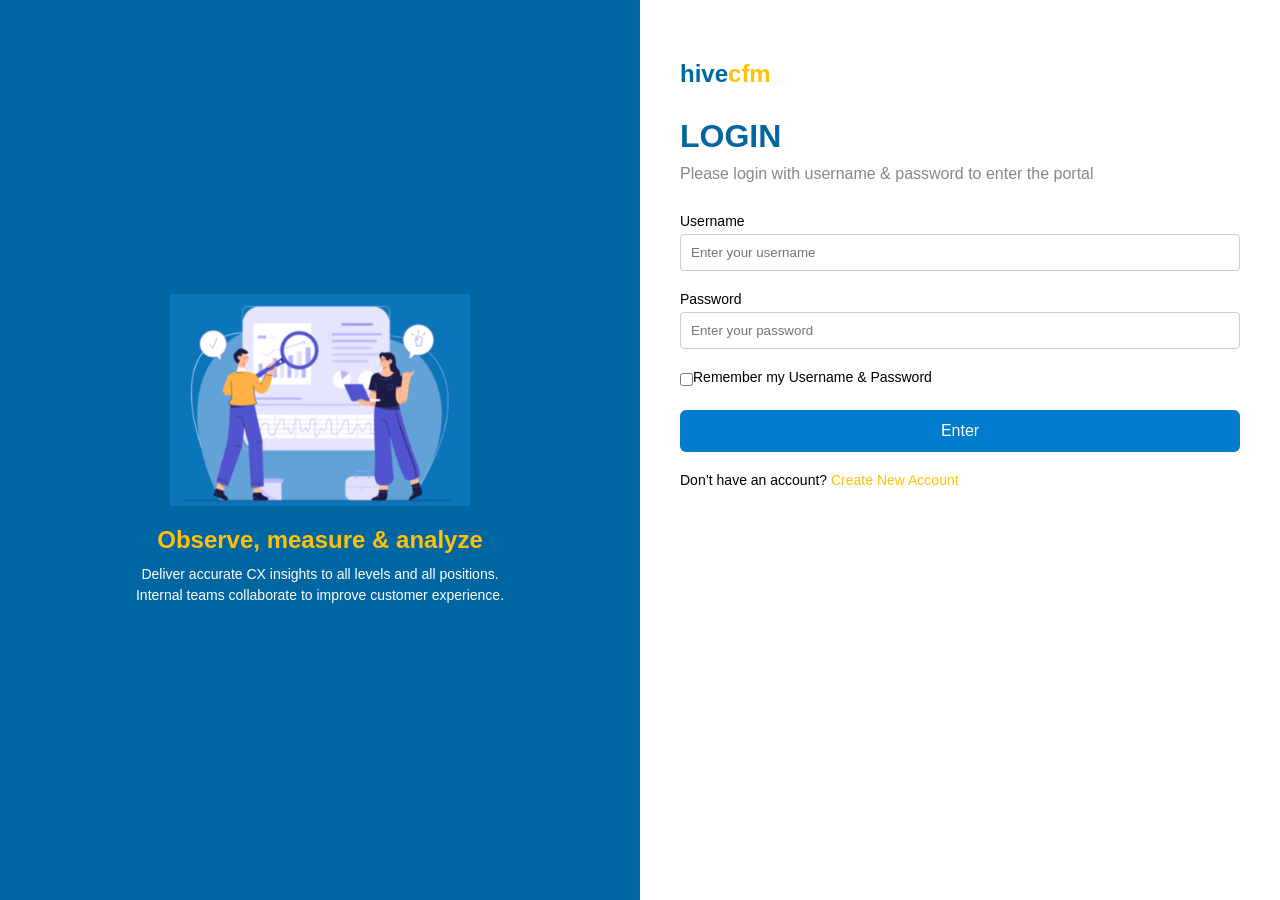
<file: UIweb/index.html>
<!DOCTYPE html>
<html lang="en">
<head>
  <meta charset="UTF-8" />
  <meta name="viewport" content="width=device-width, initial-scale=1.0"/>
  <title>Login | HiveCFM</title>
  <link rel="stylesheet" href="style.css"/>
</head>
<body>
  <div class="left-panel">
  <img src="figures.png" alt="People Illustration" class="illustration" />
  <h2>Observe, measure & analyze</h2>
  <p>
    Deliver accurate CX insights to all levels and all positions.<br>
    Internal teams collaborate to improve customer experience.
  </p>
</div>

    <div class="right-panel">
      <div class="logo">hive<span>cfm</span></div>
      <h1>LOGIN</h1>
      <p class="subtitle">Please login with username & password to enter the portal</p>
      
      <form>
        <label>Username</label>
        <input type="text" placeholder="Enter your username" required />

        <label>Password</label>
        <input type="password" placeholder="Enter your password" required />
        
        <div class="remember">
          <input type="checkbox" id="remember" />
          <label for="remember">Remember my Username & Password</label>
        </div>

        <button type="submit">Enter</button>
      </form>

      <p class="create-account">
        Don’t have an account? <a href="#">Create New Account</a>
      </p>
    </div>
  </div>
  <script>
  const form = document.querySelector("form");

  form.addEventListener("submit", function (e) {
    e.preventDefault(); 

    const username = form.elements[0].value;
    const password = form.elements[1].value;
    fetch("https://localhost:44363/API/User/Login", {
      method: "POST",
      headers: {
        "Content-Type": "application/json"
      },
      body: JSON.stringify({
        Email: username,
        Password: password
      })
    })
    .then(response => {
      if (!response.ok) {
        alert("Invalid username or password.");
        throw new Error(`HTTP error! Status: ${response.status}`);
      }
      return response.json();
    })
    .then(data => {
  // Save username for later (in dashboard.html)
  localStorage.setItem("username", username); 

  // Redirect to the dashboard
  window.location.href = "dashboard.html";
})
    .catch(error => {
      console.error("Login failed:", error);
    });

     if (username === Email && Password === password) {
       window.location.href = "dashboard.html";
     } else {
       alert("Invalid username or password.");
     }
  });
</script>


</body>
</html>
</file>
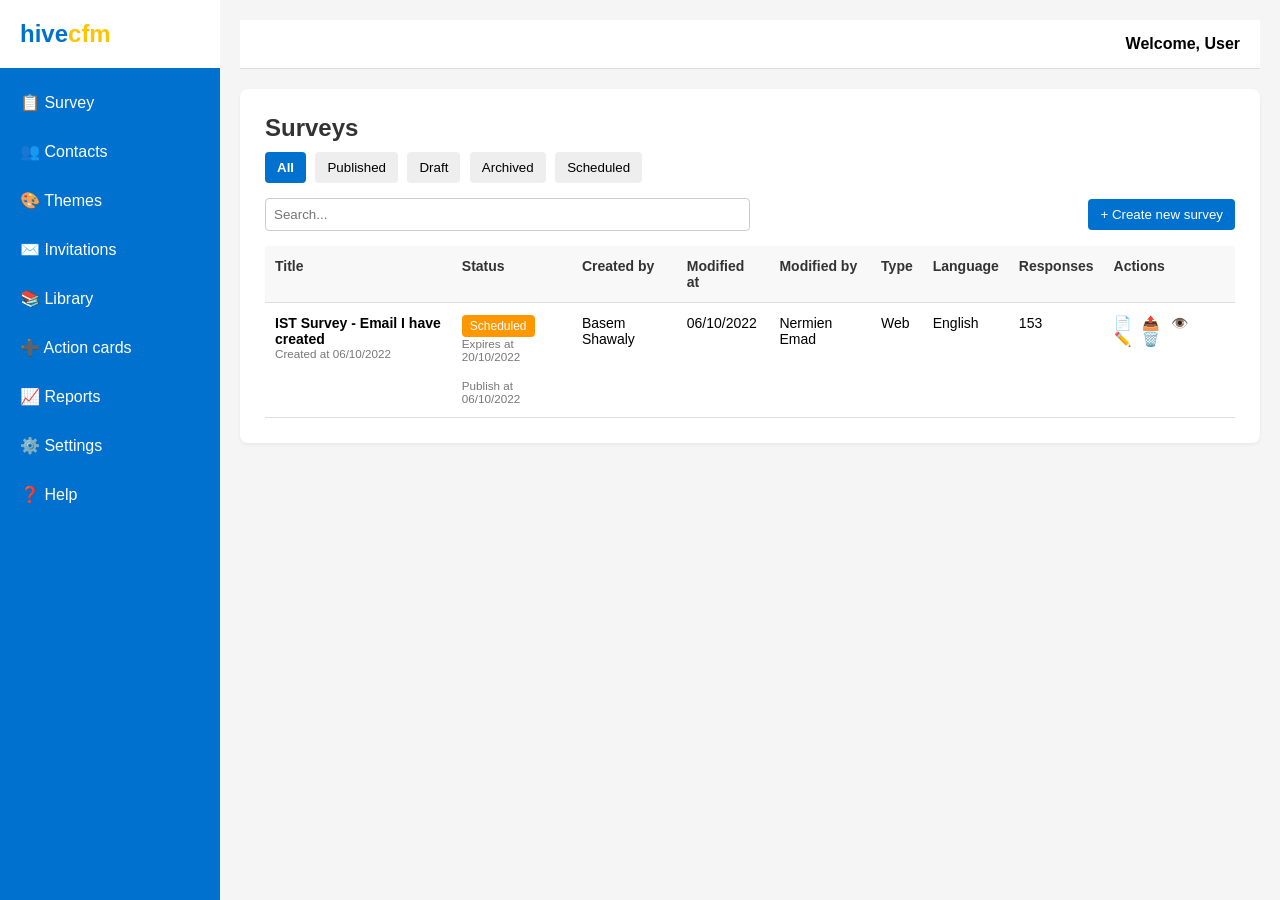
<file: UIweb/dashboard.html>
<!DOCTYPE html>
<html lang="en">
<head>
  <meta charset="UTF-8" />
  <meta name="viewport" content="width=device-width, initial-scale=1.0"/>
  <title>Dashboard | HiveCFM</title>
  <link rel="stylesheet" href="dashboard.css" />
</head>
<body>
  <div class="dashboard-container">

    <!-- Sidebar -->
    <div class="sidebar">
      <div class="logo">hive<span>cfm</span></div>
      <ul class="menu">
        <li data-section="Survey">📋 Survey</li>
        <li data-section="Contacts">👥 Contacts</li>
        <li data-section="Themes">🎨 Themes</li>
        <li data-section="Invitations">✉️ Invitations</li>
        <li data-section="Library">📚 Library</li>
        <li data-section="Action Cards">➕ Action cards</li>
        <li data-section="Reports">📈 Reports</li>
        <li data-section="Settings">⚙️ Settings</li>
        <li data-section="Help">❓ Help</li>
      </ul>
    </div>

    <!-- Main Content -->
    <div class="main-content">
      <div class="topbar">
        <div id="welcome-message">Welcome, User</div>
      </div>

      <div class="content-area">
        <h2 id="section-title">Surveys</h2>

        <!-- Survey Table UI -->
        <div class="survey-tabs">
          <button class="tab active">All</button>
          <button class="tab">Published</button>
          <button class="tab">Draft</button>
          <button class="tab">Archived</button>
          <button class="tab">Scheduled</button>
        </div>

        <div class="survey-controls">
          <input type="text" placeholder="Search..." class="search-input">
          <button class="create-survey">+ Create new survey</button>
        </div>

        <table class="survey-table">
          <thead>
            <tr>
              <th>Title</th>
              <th>Status</th>
              <th>Created by</th>
              <th>Modified at</th>
              <th>Modified by</th>
              <th>Type</th>
              <th>Language</th>
              <th>Responses</th>
              <th>Actions</th>
            </tr>
          </thead>
          <tbody>
            <tr>
              <td>
                <strong>IST Survey - Email I have created</strong><br>
                <small>Created at 06/10/2022</small>
              </td>
              <td>
                <span class="status-badge scheduled">Scheduled</span><br>
                <small>Expires at 20/10/2022</small><br>
                <small>Publish at 06/10/2022</small>
              </td>
              <td>Basem Shawaly</td>
              <td>06/10/2022</td>
              <td>Nermien Emad</td>
              <td>Web</td>
              <td>English</td>
              <td>153</td>
              <td class="actions">
                <span>📄</span>
                <span>📤</span>
                <span>👁️</span>
                <span>✏️</span>
                <span>🗑️</span>
              </td>
            </tr>
            <!-- Add more rows as needed -->
          </tbody>
        </table>

      </div>
    </div>
  </div>

  <script>
    const username = localStorage.getItem("username") || "User";
    document.getElementById("welcome-message").textContent = `Welcome, ${username}`;

    const menuItems = document.querySelectorAll(".menu li");
    const title = document.getElementById("section-title");

    menuItems.forEach(item => {
      item.addEventListener("click", () => {
        menuItems.forEach(i => i.classList.remove("active"));
        item.classList.add("active");

        const section = item.getAttribute("data-section");
        title.textContent = section;
      });
    });
  </script>
</body>
</html>
</file>
<file: UIweb/style.css>
* {
  margin: 0;
  padding: 0;
  box-sizing: border-box;
  font-family: "Segoe UI", sans-serif;
}

body {
  height: 100vh;
  display: flex;
}

.container {
  display: flex;
  width: 100%;
}

.left-panel {
  background-color: #0066a1;
  color: white;
  width: 50%;
  padding: 40px;
  text-align: center;
  display: flex;
  flex-direction: column;
  justify-content: center;
  align-items: center;
}

.left-panel img {
  width: 60%;
  max-width: 300px;
  height: auto;
  margin-bottom: 20px;
}
  

.left-panel h2 {
  color: #ffc107;
  margin-bottom: 10px;
}

.left-panel p {
  font-size: 14px;
  line-height: 1.5;
}

.right-panel {
  flex: 1;
  padding: 60px 40px;
  background-color: white;
}

.logo {
  font-size: 24px;
  font-weight: bold;
  color: #0066a1;
}

.logo span {
  color: #ffc107;
}

h1 {
  font-size: 32px;
  margin: 30px 0 10px;
  color: #0066a1;
}

.subtitle {
  color: #888;
  margin-bottom: 30px;
}

form {
  display: flex;
  flex-direction: column;
}

form label {
  font-size: 14px;
  margin-bottom: 5px;
}

form input[type="text"],
form input[type="password"] {
  padding: 10px;
  margin-bottom: 20px;
  border: 1px solid #ccc;
  border-radius: 4px;
}

.remember {
  display: flex;
  align-items: center;
  margin-bottom: 20px;
  font-size: 14px;
}

button {
  padding: 12px;
  background-color: #007bcd;
  color: white;
  border: none;
  border-radius: 6px;
  cursor: pointer;
  font-size: 16px;
}

.create-account {
  margin-top: 20px;
  font-size: 14px;
}

.create-account a {
  color: #ffc107;
  text-decoration: none;
}
</file>
<file: UIweb/dashboard.css>
/* General Reset */
* {
  margin: 0;
  padding: 0;
  box-sizing: border-box;
}

body {
  font-family: Arial, sans-serif;
  background-color: #f5f5f5;
  display: flex;
}

/* Dashboard Container */
.dashboard-container {
  display: flex;
  width: 100%;
}

/* Sidebar */
.sidebar {
  width: 220px;
  background-color: #0071ce;
  color: white;
  display: flex;
  flex-direction: column;
  align-items: flex-start;
  height: 100vh;
  position: fixed;
  left: 0;
  top: 0;
}

/* Sidebar Header/Logo Area */
.sidebar .logo {
  font-size: 24px;
  font-weight: bold;
  width: 100%;
  padding: 20px;
  color: #0071ce;
  background-color: white;
}

.sidebar .logo span {
  color: #ffc400;
}

/* Sidebar Menu */
.sidebar .menu {
  list-style: none;
  padding: 0;
  margin-top: 10px;
  width: 100%;
}

.sidebar .menu li {
  padding: 15px 20px;
  cursor: pointer;
  transition: background 0.3s;
  display: flex;
  align-items: center;
  width: 100%;
}

.sidebar .menu li:hover,
.sidebar .menu li.active {
  background-color: #ffc400;
  color: black;
  font-weight: bold;
}

/* Main Content */
.main-content {
  margin-left: 220px;
  padding: 20px;
  flex-grow: 1;
}

/* Top Bar */
.topbar {
  display: flex;
  justify-content: flex-end;
  background-color: white;
  padding: 15px 20px;
  border-bottom: 1px solid #ddd;
  font-weight: bold;
}

/* Content Area */
.content-area {
  background-color: white;
  padding: 25px;
  margin-top: 20px;
  border-radius: 8px;
  box-shadow: 0 2px 4px rgba(0, 0, 0, 0.05);
}

.content-area h2 {
  margin-bottom: 10px;
  font-size: 24px;
  color: #333;
}

.content-area p {
  color: #555;
  font-size: 16px;
}

/* Survey Section Fixes */
.survey-tabs {
  margin-bottom: 15px;
}

.survey-tabs .tab {
  background-color: #eee;
  border: none;
  padding: 8px 12px;
  margin-right: 5px;
  border-radius: 4px;
  cursor: pointer;
}

.survey-tabs .tab.active {
  background-color: #0071ce;
  color: white;
  font-weight: bold;
}

.survey-controls {
  display: flex;
  justify-content: space-between;
  align-items: center;
  margin-bottom: 15px;
}

.survey-controls .search-input {
  padding: 8px;
  width: 50%;
  border: 1px solid #ccc;
  border-radius: 4px;
}

.survey-controls .create-survey {
  background-color: #0071ce;
  color: white;
  border: none;
  padding: 8px 12px;
  border-radius: 4px;
  cursor: pointer;
}

.survey-table {
  width: 100%;
  border-collapse: collapse;
  font-size: 14px;
}

.survey-table th,
.survey-table td {
  padding: 12px 10px;
  text-align: left;
  border-bottom: 1px solid #ddd;
  vertical-align: top;
}

.survey-table th {
  background-color: #f8f8f8;
  color: #333;
}

.survey-table td small {
  display: block;
  color: #777;
}

.status-badge {
  display: inline-block;
  padding: 4px 8px;
  border-radius: 4px;
  font-size: 12px;
  color: white;
}

.status-badge.scheduled {
  background-color: #ff9800;
}

.actions span {
  margin-right: 8px;
  cursor: pointer;
}
</file>
